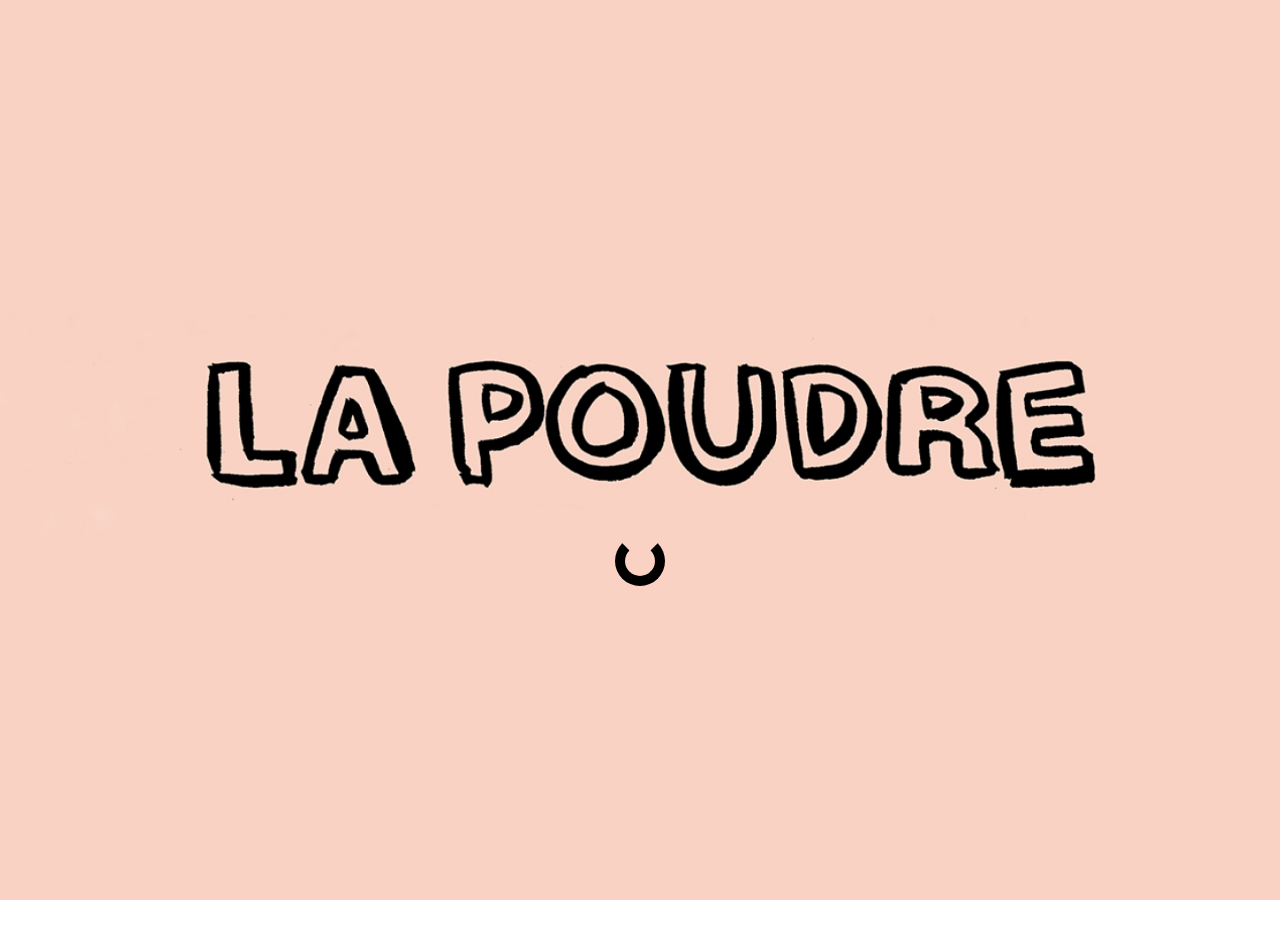
<file: index.html>
<!DOCTYPE html>
<html lang="fr">
<head>
    <meta charset="UTF-8">
    <meta name="viewport" content="width=device-width, initial-scale=1.0">
    <meta http-equiv="X-UA-Compatible" content="ie=edge">
    <title>La Poudre</title>
    <link rel="stylesheet" href="style.css">
    <link href="https://fonts.googleapis.com/css?family=Raleway:400,500,600,700,800&display=swap" rel="stylesheet">
</head>
<body onload="loader()">
    <div id="loader">
        <section class="loadingContainer">
        <img src="images/welcome.png">
        <div class="loader"></div>
    </div>
    <div id="fullContent">
    <!-- Menu Sidebar  -->
    <header id="headerContainer">
        <div class="headerMenu">
            <nav class="headerNav">
                <a href="index.html">Le Podcast</a>
                <a href="ecouter.html">Écouter</a>
                <a href="approfondir.html">Approfondir</a>
                <a href="apropos.html">À propos</a>
                <a href="contact.html">Contact</a>
            </nav>
        </div>
        <div class="headerFilter"></div>
    </header>

    <!-- Menu visible -->

    <section id="visibleHeader">
        <div class="visibleIcon">
        <a href="index.html" title="homeButton">
            <img src="images/logo.png" alt="logo La Poudre"></a>
        <div class="menuButton">
            <img src="images/menugris.png" alt="logo menu gris">
        </div>
        </div>
        <div class="socialNetwork">
                <a href="https://www.facebook.com/LaPoudrePodcast/">
                <img src="images/facebook.png" alt="logo Facebook"></a>
                <a href="https://www.instagram.com/lapoudretv/?hl=fr">
                <img src="images/instagram.png" alt="logo Instagram"></a>
                <a href="https://twitter.com/lapoudrene">
                <img src="images/twitter.png" alt="logo Twitter"></a>
            </div>
    </section>

    <!-- Le Podcast -->
    <section id="lepodcastContainer">
        <h1>Le Podcast</h1>
        <h2>Le dernier épisode</h2>
        <div class="lastEpisode">
            <iframe src="https://w.soundcloud.com/player/?url=https%3A//api.soundcloud.com/tracks/628455936&color=%23846a5d&auto_play=false&hide_related=false&show_comments=true&show_user=true&show_reposts=false&show_teaser=true&visual=true">
            </iframe>
            <div class="listenButton">
            <a href="ecouter.html">Écouter les<br>épisodes<br> précédents</a>
            </div>
        </div>
    </section>

    <!-- À la Une -->
    <section class="uneContainer">
        <h2>À la Une</h2>
        <article class="uneArticle">
            <div class="uneTexte">
                <p><strong>L’intersectionnalité</strong> permet d’intégrer les différences entre les femmes,
                permettant d’aller au delà de la notion même de féminisme. Ce prisme offre aussi
                un nouvel espace de visibilité aux femmes qui subissent à la fois le sexisme et
                le racisme, le classisme, l’homophobie,  la transphobie, mais aussi transphobie,
                homophobie, classisme et racisme au sein du féminisme.
                </p>
                <div class="uneCaption">
                <p>Le féminisme sera intersectionnel ou ne sera pas</p>
                </div>
            </div>
            <img src="images/manywomen.png" alt="multitude de femmes dessinées">
        </article>
    </section>

    <script src="app.js"></script>
</div>
</body>
</html>
</file>
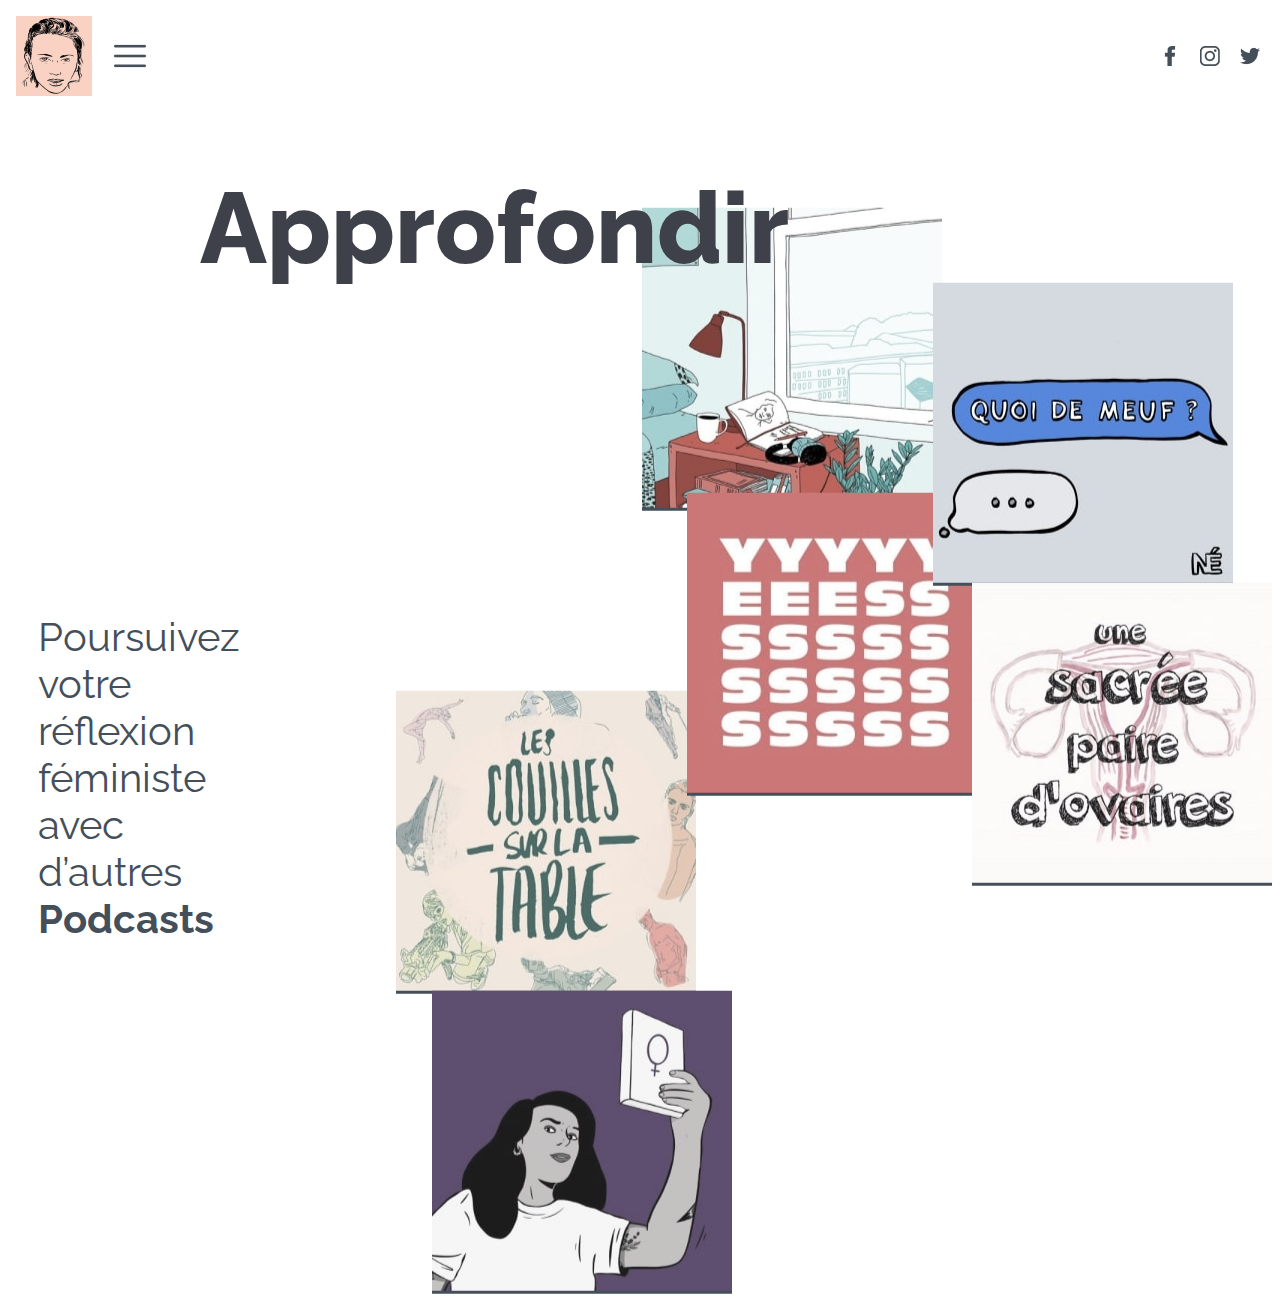
<file: approfondir.html>
<!DOCTYPE html>
<html lang="fr">
<head>
    <meta charset="UTF-8">
    <meta name="viewport" content="width=device-width, initial-scale=1.0">
    <meta http-equiv="X-UA-Compatible" content="ie=edge">
    <title>La Poudre</title>
    <link rel="stylesheet" href="style.css">
    <link href="https://fonts.googleapis.com/css?family=Raleway:400,500,600,700,800&display=swap" rel="stylesheet">
</head>
<body>

    <!-- Menu Sidebar  -->
    <header id="headerContainer">
            <div class="headerMenu">
                <nav class="headerNav">
                    <a href="index.html">Le Podcast</a>
                    <a href="ecouter.html">Écouter</a>
                    <a href="approfondir.html">Approfondir</a>
                    <a href="apropos.html">À propos</a>
                    <a href="contact.html">Contact</a>
                </nav>
            </div>
            <div class="headerFilter"></div>
        </header>

<!-- Menu visible -->

<section id="visibleHeader">
    <div class="visibleIcon">
    <a href="index.html" title="homeButton">
        <img src="images/logo.png" alt="logo La Poudre"></a>
    <div class="menuButton">
        <img src="images/menugris.png" alt="logo menu gris">
    </div>
    </div>
    <div class="socialNetwork">
            <a href="https://www.facebook.com/LaPoudrePodcast/">
            <img src="images/facebook.png" alt="logo Facebook"></a>
            <a href="https://www.instagram.com/lapoudretv/?hl=fr">
            <img src="images/instagram.png" alt="logo Instagram"></a>
            <a href="https://twitter.com/lapoudrene">
            <img src="images/twitter.png" alt="logo Twitter"></a>
        </div>
</section>

    <!-- Approfondir -->
    <section id="approfondirContainer">
        <h1>Approfondir</h1>
        <article class="approfondirArticle">
            <div class="approfondirTexte">
            <p>Poursuivez votre réflexion féministe avec d’autres <strong>Podcasts</strong></p>
            </div>
            <div class="otherPodcasts">
                <div class="other1">
                    <div class="lcslt podBox">
                        <a href="https://www.binge.audio/category/les-couilles-sur-la-table/" target="_blank"><img src="images/lcslt.jpg" alt="avatar Podcast les couilles sur la table"></a>
                        <p class="podtext">Discussion sur les masculinités contemporaines avec un·e invité·e</p>
                    </div>
                    <div class="ldt podBox">
                        <a href="https://soundcloud.com/slate-fr/sets/le-deuxieme-texte" target="_blank">   
                            <img src="images/ldt.jpg" alt="avatar Podcast Le deuxième texte"></a>
                        <p class="podtext">Un Podcast qui décortique l’actualité littéraire féministe</p>
                        </div>
                </div>
                <div class="other2">
                    <div class="upas podBox">
                            <a href="https://www.arteradio.com/emission/un_podcast_soi" target="_blank"><img src="images/upas.jpg" alt="avatar Podcast Un podcast à soi"></a>
                            <p class="podtext">Récits intimes, paroles d'expertes, textes inspirants sur l'égalité, le genre, les féminismes</p>
                            </div>
                    <div class="yes podBox">
                            <a href="http://yessspodcast.fr/" target="_blank"><img src="images/yes.jpg" alt="avatar Podcast YESSS"></a>
                            <p class="podtext">Retour sur les victoires de femmes ordinaires contre les injonctions et violences sexistes</p>
                            </div>
                </div>
                <div class="other3">
                    <div class="qdm podBox">
                            <a href="https://www.nouvellesecoutes.fr/quoi-de-meuf/" target="_blank"><img src="images/qdm.jpg" alt="avatar Podcast Quoi de meuf"></a>
                            <p class="podtext">Une conversation générationnelle et intersectionnelle sur la pop culture</p>
                            </div>
                    <div class="uspo podBox">
                            <a href="https://unesacreepairedovaires.fr/" target="_blank"><img src="images/uspo.jpg" alt="avatar Podcast Une sacrée paire d'ovaires"></a>
                            <p class=podtext>Le portrait de femmes qui en ont!</p>
                    </div>  
                </div>
            </div>
        </article>
    </section>
    
        <script src="app.js"></script>
</body>
</html>
</file>
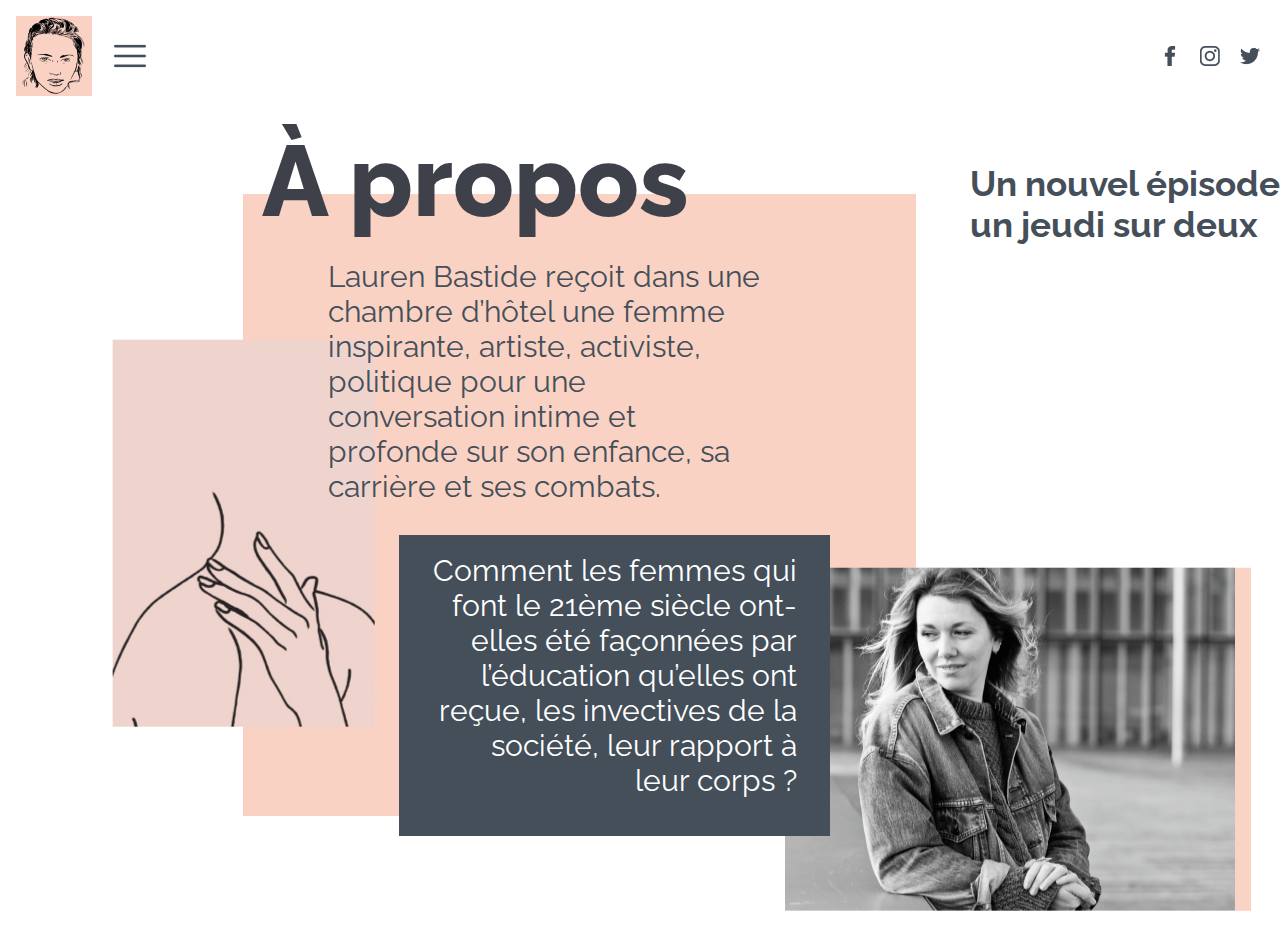
<file: apropos.html>
<!DOCTYPE html>
<html lang="fr">
<head>
    <meta charset="UTF-8">
    <meta name="viewport" content="width=device-width, initial-scale=1.0">
    <meta http-equiv="X-UA-Compatible" content="ie=edge">
    <title>La Poudre</title>
    <link rel="stylesheet" href="style.css">
    <link href="https://fonts.googleapis.com/css?family=Raleway:400,500,600,700,800&display=swap" rel="stylesheet">
</head>
<body>
    <!-- Menu Sidebar  -->
    <header id="headerContainer">
            <div class="headerMenu">
                <nav class="headerNav">
                    <a href="index.html">Le Podcast</a>
                    <a href="ecouter.html">Écouter</a>
                    <a href="approfondir.html">Approfondir</a>
                    <a href="apropos.html">À propos</a>
                    <a href="contact.html">Contact</a>
                </nav>
            </div>
            <div class="headerFilter"></div>
        </header>
    
    <!-- Menu visible -->
    
    <section id="visibleHeader">
        <div class="visibleIcon">
        <a href="index.html" title="homeButton">
            <img src="images/logo.png" alt="logo La Poudre"></a>
        <div class="menuButton">
            <img src="images/menugris.png" alt="logo menu gris">
        </div>
        </div>
        <div class="socialNetwork">
                <a href="https://www.facebook.com/LaPoudrePodcast/">
                <img src="images/facebook.png" alt="logo Facebook"></a>
                <a href="https://www.instagram.com/lapoudretv/?hl=fr">
                <img src="images/instagram.png" alt="logo Instagram"></a>
                <a href="https://twitter.com/lapoudrene">
                <img src="images/twitter.png" alt="logo Twitter"></a>
            </div>
    </section>

    <!-- À propos -->
    <section id="aproposContainer">
        <!-- <div class="aproposDeco"> -->
            <img src="images/woman.png" alt="dessin de corps de femme">
        <!-- </div> -->
        <article class="aproposArticle">
        <div class="apropos1">
            <h1>À propos</h1>
            <p>Lauren Bastide reçoit dans une chambre d’hôtel une femme inspirante, artiste, activiste,
            politique pour une conversation intime et profonde sur son enfance, sa carrière et ses combats.</p>
        </div>
        <div class="apropos2">
            <p>Comment les femmes qui font le 21ème siècle ont-elles été façonnées par l’éducation qu’elles
            ont reçue, les invectives de la société, leur rapport à leur corps ?</p>
        </div>
        </article>
        <div class="aproposLauren">
            <h2>Un nouvel épisode <br>
                un jeudi sur deux</h2>
            <img src="images/lauren.png" alt="photo Lauren Bastide">
        </div>
    </section>
    
    <script src="app.js"></script>
</body>
</html>
</file>
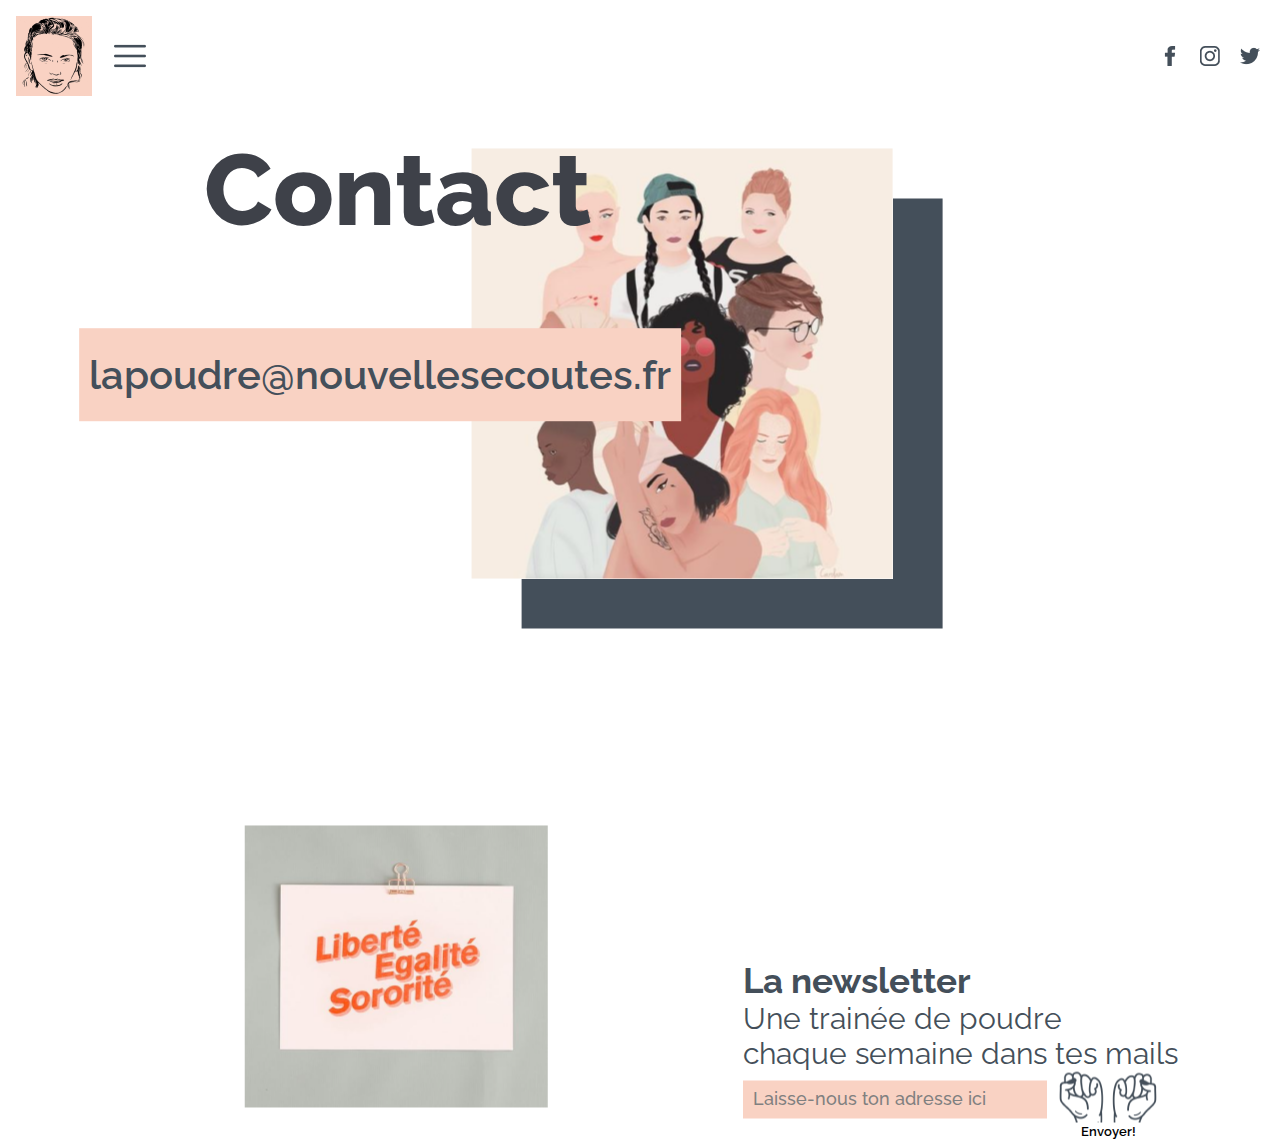
<file: contact.html>
<!DOCTYPE html>
<html lang="fr">
<head>
    <meta charset="UTF-8">
    <meta name="viewport" content="width=device-width, initial-scale=1.0">
    <meta http-equiv="X-UA-Compatible" content="ie=edge">
    <title>La Poudre</title>
    <link rel="stylesheet" href="style.css">
    <link href="https://fonts.googleapis.com/css?family=Raleway:400,500,600,700,800&display=swap" rel="stylesheet">
</head>
<body>
<!-- Menu Sidebar  -->
    <header id="headerContainer">
        <div class="headerMenu">
            <nav class="headerNav">
                <a href="index.html">Le Podcast</a>
                    <a href="ecouter.html">Écouter</a>
                    <a href="approfondir.html">Approfondir</a>
                    <a href="apropos.html">À propos</a>
                    <a href="contact.html">Contact</a>
                </nav>
            </div>
            <div class="headerFilter"></div>
        </header>
    
    <!-- Menu visible -->
    
    <section id="visibleHeader">
        <div class="visibleIcon">
        <a href="index.html" title="homeButton">
            <img src="images/logo.png" alt="logo La Poudre"></a>
        <div class="menuButton">
            <img src="images/menugris.png" alt="logo menu gris">
        </div>
        </div>
        <div class="socialNetwork">
            <a href="https://www.facebook.com/LaPoudrePodcast/">
            <img src="images/facebook.png" alt="logo Facebook"></a>
            <a href="https://www.instagram.com/lapoudretv/?hl=fr">
            <img src="images/instagram.png" alt="logo Instagram"></a>
            <a href="https://twitter.com/lapoudrene">
            <img src="images/twitter.png" alt="logo Twitter"></a>
        </div>
    </section>

    <!-- Contact -->
    <section id="contactContainer">
        <div class="contactDetails">
            <h1>Contact</h1>
            <p class="address">lapoudre@nouvellesecoutes.fr</p>
            <img src="images/devise.png" alt="Affiche Liberté Égalité Sororité">
        </div>
        <div class="newsletter">
            <img class="girlsgang" src="images/girlsgang.png" alt="dessin gang de filles">
            <div class="newstext">
                <h2>La newsletter</h2>
                <p>Une trainée de poudre <br>
                chaque semaine dans tes mails</p>
                <!-- Nexsletter -->
                <form id="form1" action="" method="get" class="form-example">
                    <div class="form-example inputWrapper">
                    <input class="newsbox" type="email" name="email" placeholder="Laisse-nous ton adresse ici"  required>
                    </div>
                    <div class="form-example">
                    
                    <button type="submit" form="form1" value="Submit"><img src="images/logoGris.png" alt="icône main féministe"><span>Envoyer!</span></button>
                    
                    </div>
                </form>
            </div>
        </div>
    </section>
    <script src="app.js"></script>
</body>
</html>
</file>
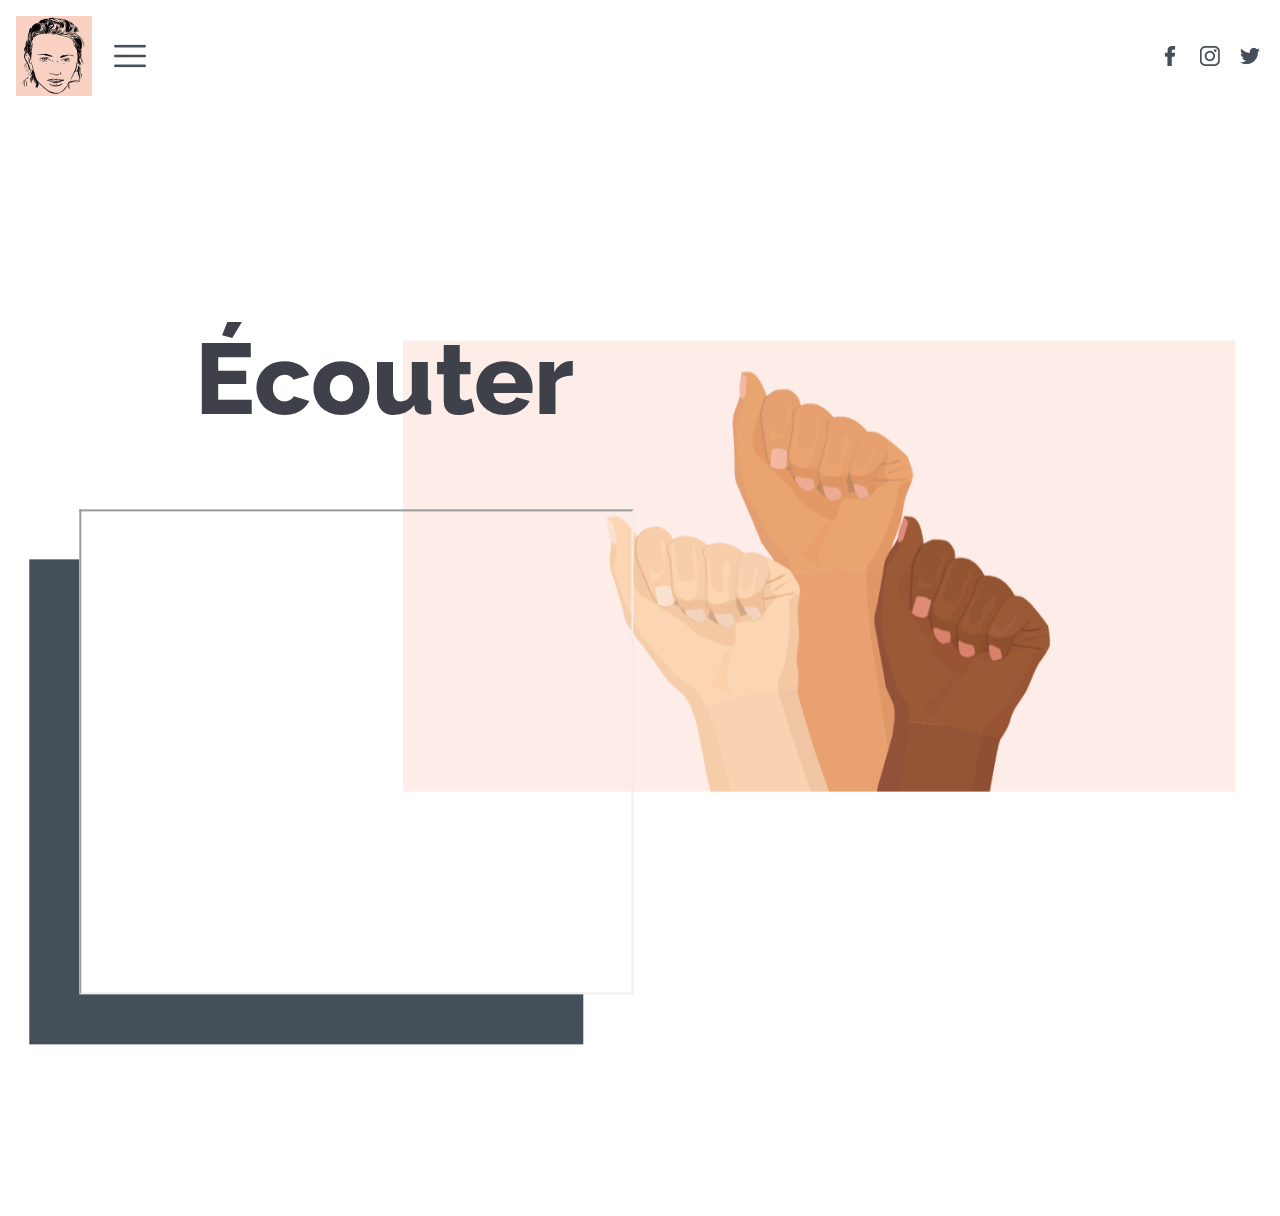
<file: ecouter.html>
<!DOCTYPE html>
<html lang="fr">
<head>
    <meta charset="UTF-8">
    <meta name="viewport" content="width=device-width, initial-scale=1.0">
    <meta http-equiv="X-UA-Compatible" content="ie=edge">
    <title>La Poudre</title>
    <link rel="stylesheet" href="style.css">
    <link href="https://fonts.googleapis.com/css?family=Raleway:400,500,600,700,800&display=swap" rel="stylesheet">
</head>
<body>
    <!-- Menu Sidebar  -->
    <header id="headerContainer">
            <div class="headerMenu">
                <nav class="headerNav">
                    <a href="index.html">Le Podcast</a>
                    <a href="ecouter.html">Écouter</a>
                    <a href="approfondir.html">Approfondir</a>
                    <a href="apropos.html">À propos</a>
                    <a href="contact.html">Contact</a>
                </nav>
            </div>
            <div class="headerFilter"></div>
        </header>

    <!-- Menu visible -->

    <section id="visibleHeader">
        <div class="visibleIcon">
        <a href="index.html" title="homeButton">
            <img src="images/logo.png" alt="logo La Poudre"></a>
        <div class="menuButton">
            <img src="images/menugris.png" alt="logo menu gris">
        </div>
        </div>
        <div class="socialNetwork">
                <a href="https://www.facebook.com/LaPoudrePodcast/">
                <img src="images/facebook.png" alt="logo Facebook"></a>
                <a href="https://www.instagram.com/lapoudretv/?hl=fr">
                <img src="images/instagram.png" alt="logo Instagram"></a>
                <a href="https://twitter.com/lapoudrene">
                <img src="images/twitter.png" alt="logo Twitter"></a>
            </div>
    </section>

    <!-- Écouter -->
    <section id="ecouterContainer">
        <div class="ecouterObjects">
            <div class="titre"><h1>Écouter</h1></div>
            <iframe  src="https://w.soundcloud.com/player/?url=https%3A//api.soundcloud.com/playlists/273955523&color=%23846a5d&auto_play=false&hide_related=false&show_comments=true&show_user=true&show_reposts=false&show_teaser=true">
            </iframe>
        </div>
        <!-- <div class="ecouterImage">
        <img src="images/punch.png" alt="poings levés">
        </div> -->
    </section>
    <script src="app.js"></script>
</body>
</html>
</file>
<file: style.css>
*{
  margin:0;
  padding:0;
  box-sizing: border-box;
}

body{
    font-family: 'Raleway', sans-serif;
    padding-bottom: 30px;
}

h1{
  font-size:6.25rem;
  color: #3E4149;
  font-weight: 800;
  margin: 0;
}

h2{
  font-size: 2.1875rem;
  color:#444F5A;
}

h3{
  font-size: 2.1875rem;
  color: #F9D2C3;
  font-weight: 300;
}

/* Loading Page */

.loadingContainer{
  border: black solid 4 px;
  background-color: #F9D2C3;
  min-height: 100vh;
  display: flex;
  flex-direction: column;
  justify-content: center;
  align-items: center;
}

.loadingContainer img{
  width: 100%;
  height: auto;
}

.loadingContainer .loader{
  border: 10px solid black;
  border-top: 10px solid #F9D2C3;
  border-radius: 50%;
  width: 50px;
  height: 50px;
  animation: spin 2s linear infinite;
}

@keyframes spin {
  0% { transform: rotate(0deg); }
  100% { transform: rotate(360deg); }
}


/* MENU */

#headerContainer{
  display:flex;
  height:780px;
  transform: translateX(-100%);
  transition:0.5s;
  position:fixed;
  z-index: 60;
  width:100%;
}

.headerMenu{
  padding-top: 102px;
  width:55%;
  display: flex;
  flex-direction: column;
  justify-content: flex-start;
  background-color: #444F5A;

}

#headerContainer .headerMenu .headerIcon{
  display: flex;
  justify-content: flex-start;
  margin: 1rem;
}

#headerContainer .headerMenu .headerNav{
  display: flex;
  flex-direction: column;
}

#headerContainer .headerMenu .headerNav a{
  padding: 8px 8px 8px 32px;
  text-decoration: none;
  font-size: 80px;
  color: #F9D2C3;
  opacity: 0.6;
  display: block;
  transition: 0.3s;
  font-weight:400;
}

#headerContainer .headerMenu .headerNav a:hover{
  color: #F9D2C3;
  opacity:1;
  font-weight: 700;
}

#headerContainer .headerFilter{
  width:45%;
  background-color: #F9D2C3;
  opacity: 0.3;
}

.open{
  transform: translateX(0%)!important;
}

/* HEADER VISIBLE */

#visibleHeader{
  display:flex;
  justify-content: space-between;
  align-items: center;
  position:fixed;
  z-index: 100;
  width:100%;
}

#visibleHeader .visibleIcon{
  display: flex;
  justify-content: center;
  align-items: flex-start;
  margin:1rem;
}

#visibleHeader .visibleIcon .menuButton{
  height: 5rem;
  width: 4.75rem;
  display: flex;
  justify-content: center;
  align-items: center;
  background: #FFFFFF;
}

#visibleHeader .visibleIcon .menuButton:hover{
  background:#F9D2C3;
}

.bgPink {
  background-color: #F9D2C3!important;
}

#visibleHeader .socialNetwork{
  margin:10px;
  display:flex;
  justify-content: space-between;
  align-items: center;
}

#visibleHeader .socialNetwork a{
  margin:10px;
}

/* LE PODCAST */

/* Le Podcast- Dernier épisode */

#lepodcastContainer{
  display: flex;
  flex-direction: column;
  justify-content: flex-start;
  align-items: flex-start;
  transform: translateY(20%);
}

#lepodcastContainer h1{
  margin-left:200px;
}

#lepodcastContainer h2{
  margin-left:200px;
}

#lepodcastContainer .lastEpisode{
  height:500px;
  width:100%;
  display: flex;
  justify-content: center;
  align-items: center; 
  padding-bottom: 100px;
}

#lepodcastContainer .lastEpisode iframe{
  width:40%;
  height:45.7vh;
  z-index:2;
  border:0;
}

#lepodcastContainer .listenButton{
  background: #444F5A;
  height: 257px;
  width:546px;
  display: flex;
  justify-content: center;
  align-items: center;
  transform: translate(-5%, 30%);
}

#lepodcastContainer .listenButton a{
  text-decoration: none;
  color: #F9D2C3;
  font-size:2.8125rem;
  text-align: right;
}

#fullContent {
  display:none;
}

.fadeOut {
  animation: fadeout 1s;
}

@keyframes fadeout {
  from { opacity: 1; }
  to   { opacity: 0; }
}



/* Le Podcast- À la Une  */
.uneContainer{
  display: flex;
  flex-direction: column;
  justify-content: flex-start;
  align-items: center;
  height: 120vh;
  transform: translateY(20%);
}

.uneContainer h2{
  transform: translateX(60%);
}

.uneContainer .uneArticle{
  display: flex;
  flex-direction: row;
  justify-content: center;
  align-items: center;
  height: 110vh;
}

.uneContainer .uneArticle .uneTexte{
  width: 40%;
  color: #444F5A;
  font-size: 1.875rem;
}

.uneContainer .uneArticle .uneTexte .uneCaption{
  background: #444F5A;
  color: #F9D2C3;
  font-size:2.8125rem;
  padding: 53px 51px;
  text-align: right;
  transform: translate(40%, 3%);
}

/* ÉCOUTER */

#ecouterContainer{
  display: flex;
  justify-content: flex-start;
  align-items: center;
  height: 117.5vh;
  background: url("images/punch.png") no-repeat 90% 30% ;
  transform: translateY(15%);
}

#ecouterContainer .ecouterObjects{
  width:60%;
  display: flex;
  flex-direction: column;
  justify-content: flex-start;
  align-items: center;
  height:46rem;
}

#ecouterContainer .ecouterObjects iframe{
  width: 554px;
  height: 485px;
  box-shadow: -50px 50px 0px 0px rgba(68,79,90,1);
  z-index: 3;
  transform: translate(-5%, 15%);
}

/* APPROFONDIR */

#approfondirContainer{
  display: flex;
  flex-direction: column;
  justify-content: flex-start;
  align-items: flex-start;
  height: 125vh;
  transform: translateY(15%);
  margin-bottom: 30px;
}

#approfondirContainer h1{
  margin-left: 200px;
  z-index:6;
}

#approfondirContainer .approfondirArticle{
  width:100%;
  height:100%;
  display: flex;
  justify-content: space-around;
  align-items: center;
}

#approfondirContainer .approfondirArticle .approfondirTexte{
  height: 354px;
  width: 228px;
  font-size: 40px;
  color:#444F5A;
}

#approfondirContainer .approfondirArticle .otherPodcasts{
  display: flex;
  height:100%;
  justify-content: space-around;
  align-items: center;
}

#approfondirContainer .approfondirArticle .otherPodcasts .other1{
  align-self: flex-end;
}

#approfondirContainer .approfondirArticle .otherPodcasts .other2{
  align-self:flex-start;
}

#approfondirContainer .approfondirArticle .otherPodcasts .other3{
  align-self:flex-start;
}

.lcslt img:hover{
  opacity:0;
}

.ldt img:hover{
  opacity:0;
}

.upas img:hover{
  opacity:0;
}

.yes img:hover{
  opacity:0;
}

.qdm img:hover{
  opacity:0;
}

.uspo img:hover{
  opacity:0;
}

.podtext {
 position: absolute;
 z-index: -9999;
 width: 70%;
}

.podBox {
  display: flex;
  justify-content: center;
  align-items:center;
  background: #FFFFFF;
  height:300px;
  width:300px;
  color: #F9D2C3;
  font-weight: bold;
  text-align: center;
  font-size: 25px;
  height:300px;
  width: 300px;
  background: #444F5A;
  padding: 20px 40px;
}

#approfondirContainer .approfondirArticle .otherPodcasts .other1 .lcslt{
  transform: translateX(18%);
}


#approfondirContainer .approfondirArticle .otherPodcasts .other1 .ldt{
  transform: translateX(30%);
}

#approfondirContainer .approfondirArticle .otherPodcasts .other2 .upas{
  transform: translateY(-25%);
}

#approfondirContainer .approfondirArticle .otherPodcasts .other2 .yes{
  transform: translate(15%,-30%);
}

#approfondirContainer .approfondirArticle .otherPodcasts .other3 .qdm{
  transform: translateX(-3%);
}

#approfondirContainer .approfondirArticle .otherPodcasts .other3 .uspo{
  transform: translateX(10%);
}


/* À PROPOS */

#aproposContainer{
  display: flex;
  height: 760px;
  justify-content: center;
  align-items: center;
  background: url("images/AproposDeco.png") no-repeat 40% 58% ;
  transform: translateY(15%);
}

#aproposContainer img{
  transform: translate(43%,10%);
}

#aproposContainer .aproposArticle{
  display: flex;
  flex-direction:column;
  justify-content: space-between;
  align-items: center;
  width: 673px;
}

#aproposContainer .aproposArticle .apropos1{
  display: flex;
  flex-direction: column;
  color:#444F5A;
  width: 440px;
  font-size: 30px;
  align-self: flex-start;
  transform: translateY(-8%)
}

#aproposContainer .aproposArticle .apropos1 h1{
  margin-bottom: 20px;
} 

#aproposContainer .aproposArticle .apropos1 p{
  transform: translateX(15%);
}

#aproposContainer .aproposArticle .apropos2{
  display: flex;
  color: #FFFFFF;
  background: #444F5A;
  align-self: flex-end;
  width: 431px;
  height: 301px;
  font-size: 30px;
  font-weight: 400;
  text-align: right;
  padding: 18px 33px 14px 34px;
  z-index: 4;
}

#aproposContainer .aproposLauren{
  height:100vh;
  display: flex;
  flex-direction: column;
  justify-content: space-around;
  align-items: center;
}

#aproposContainer .aproposLauren h2{
 display: flex;
 align-self: flex-end;
}

#aproposContainer .aproposLauren img{
  display:flex;
  align-self: flex-start;
  width: auto;
  height: auto;
  box-shadow: 16px 0px 0px 0px rgba(249,211,195,1);
  transform: translate(-10%, 25%);
}

/* CONTACT */

#contactContainer{
  display: flex;
  justify-content: center;
  align-items: center;
  height:110vh;
  transform: translateY(15%);
  margin-bottom: 30px;
}

#contactContainer .contactDetails{
  width: 50%;
  height: 110vh;
  display: flex;
  flex-direction: column;
  justify-content: space-between;
  align-items: center;
}

#contactContainer .contactDetails h1{
  transform: translate(20%,-15%);
  z-index: 4;
} 

#contactContainer .contactDetails .address{
  background:#F9D2C3;
  height: 10.35vh;
  width:47vw;
  font-size:2.5rem;
  font-weight: 600;
  color: #444F5A;
  display: flex;
  justify-content: center;
  align-items: center;
  transform: translate(10%, -200%);
  z-index: 3;
}

#contactContainer .contactDetails img{
  align-self: center;
  transform: translate(25%, -11%);
  z-index: 2;
}

#contactContainer .newsletter{
  width: 50%;
  height: 110vh;
  display: flex;
  flex-direction: column;
  justify-content: space-between;
  align-items: center;
}

#contactContainer .newsletter .girlsgang{
  box-shadow: 3.125rem 3.125rem 0px 0px rgba(68,79,90,1);
  transform: translateX(-40%);
  align-self: flex-start;
}

#contactContainer .newsletter .newstext{
  font-size: 1.875rem;
  color:#444F5A;
}

.newsbox {
  background-color: #F9D2C3;
  width: 100%;
  border: none;
  padding: 10px;
  font-family: 'Raleway', sans-serif;
  font-size: 0.5em;
  font-weight: 500;
}

.newsbox::placeholder {
  color:grey;
  font-family: 'Raleway', sans-serif;
  font-weight: 500;
  font-size: 1.2em;
}

.newsbox:focus {
  outline:none;
}


.newstext form {
  width:100%;
}
/* Formulaire pour Newsletter */

.inputWrapper {
  width:70%;
}

form.form-example {
  display: table;
}

div.form-example {
  display: inline-block;
}

.form-example input {
  vertical-align: middle;
}

.form-example button{
  border:none;
  text-align: center;
  text-decoration: none;
  background-color: white;
  display: inline-block;
  font-family: 'Raleway', sans-serif;
  vertical-align: middle;
}

.form-example button:focus {
  outline: none;
}

.form-example button img {
  display: block;
}

.form-example button span {
  font-weight:600;
}

label, input {
  display: table-cell;
  margin-bottom: 10px; 
}

label {
  padding-right: 10px;
}


/* MOBILE */

@media only screen and (min-device-width : 320px) and (max-device-width : 480px){
  h1{
    font-size:3rem;
  }
  
  h2{
    font-size: 1.5rem;
  }
  
  h3{
    font-size: 1.5rem;
  }



 /* MENU */
 #headerContainer{
  display:flex;
  height:568px;
transition:0.5s;
position:fixed;
z-index: 60;
width:100%;
}

.headerMenu{
padding-top: 102px;
width: 100%;
display: flex;
flex-direction: column;
justify-content: flex-start;
background-color: #444F5A;

}

#headerContainer .headerMenu .headerIcon{
display: flex;
justify-content: flex-start;
margin: 1rem;
}

#headerContainer .headerMenu .headerNav{
display: flex;
flex-direction: column;
}

#headerContainer .headerMenu .headerNav a{
padding: 8px 8px 8px 32px;
text-decoration: none;
font-size: 35px;
color: #F9D2C3;
opacity: 0.6;
display: block;
transition: 0.3s;
font-weight:400;
}

#headerContainer .headerMenu .headerNav a:hover{
color: #F9D2C3;
opacity:1;
font-weight: 700;
}

#headerContainer .headerFilter{
  display:none;
}

.open{
transform: translateX(0%)!important;
}

/* HEADER VISIBLE */

#visibleHeader{
  display:flex;
  justify-content: space-between;
  align-items: center;
  position: relative;
  z-index: 100;
  width:100%;
}

#visibleHeader .visibleIcon{
  display: flex;
  justify-content: center;
  align-items: flex-start;
  margin:0;
  width:auto;
}

#visibleHeader .visibleIcon .menuButton{
height: 5rem;
width: 4.75rem;
display: flex;
justify-content: center;
align-items: center;
background: #FFFFFF;
padding: 0 10px;
}

#visibleHeader .visibleIcon .menuButton:hover{
background:#F9D2C3;
}

.bgPink {
background-color: #F9D2C3!important;
}

#visibleHeader .socialNetwork{
/* border: 4px solid red; */
margin:10px;
display:flex;
justify-content: space-between;
align-items: center;
}

#visibleHeader .socialNetwork a{
margin:10px;
}

  /* LE PODCAST */

  /* Le Podcast- Dernier épisode */

  #lepodcastContainer{
    display: flex;
    flex-direction: column;
    justify-content: center;
    align-items: center;
    flex-wrap:wrap;
    transform: translateY(0%);
  }

  #lepodcastContainer h1{
    margin:10px auto ;
  }

  #lepodcastContainer h2{
    margin-left:0px;
  }

  #lepodcastContainer .lastEpisode{
    height:auto;
    width:100%;
    display: flex;
    flex-direction: column;
    justify-content: center;
    align-items: center; 
    padding-bottom:0px;
  }

  #lepodcastContainer .lastEpisode iframe{
    width:80%;
    height:45.7vh;
    z-index:2;
    border:0;
    margin:5px;
  }

  #lepodcastContainer .listenButton{
    height:auto;
    width:70%;
    display: flex;
    justify-content: center;
    align-items: center;
    transform: translate(0%);
    padding:10px;
    margin:3px;
  }

  #lepodcastContainer .listenButton a{
    font-size:1.3rem;
    text-align: center;
  }

    /* Le Podcast- À la Une  */

  .uneContainer{
    display: flex;
    flex-direction: column;
    justify-content: center;
    align-items: center;
    height: auto;
    transform: translateY(5%);
  }

  .uneContainer h2{
    transform: translateX(0%);
    margin:10px;
  }

  .uneContainer .uneArticle{
    display: flex;
    flex-direction: column;
    justify-content: center;
    align-items: center;
    height: auto;
  }

  .uneContainer .uneArticle .uneTexte{
    display:flex;
    flex-direction:column;
    justify-content: center;
    align-items: center;
    text-align: justify;
    width: 85%;
    font-size: 1.3rem;
  }

  .uneContainer .uneArticle .uneTexte .uneCaption{
    width:80%;
    font-size:1.3rem;
    padding: 10px;
    text-align: center;
    transform: translate(0%);
    margin:10px;
  }
    
  .uneContainer .uneArticle img{
    width: 90%;
    height:auto;
    margin: 5px 5px 15px 5px; 
  }


  /* ÉCOUTER */

  #ecouterContainer{
    flex-direction:column;
    justify-content: space-around;
    align-items: center;
    height: 80vh;
    background: url("images/punch.png") no-repeat 50% 95% /70%;
    transform: translateY(0%);
  }

  #ecouterContainer .ecouterObjects{
    width:100%;
  }

  #ecouterContainer .ecouterObjects iframe{
    width: 80%;
    height: 55%;
    box-shadow: 10px 10px 0px 0px rgba(68,79,90,1);
    z-index: 3;
    transform: translate(0%);
  }

/* APPROFONDIR */

#approfondirContainer{
  display: flex;
  flex-direction: column;
  justify-content: center;
  align-items: center;
  height: auto;
  transform: translateY(0%);
  margin-bottom: 30px;
}

#approfondirContainer h1{
  margin: 10px 0;
  z-index:6;
}

#approfondirContainer .approfondirArticle{
  width:100%;
  height:100%;
  display: flex;
  flex-direction: column;
  justify-content: space-around;
  align-items: center;
}

#approfondirContainer .approfondirArticle .approfondirTexte{
  height: auto;
  width: auto;
  font-size: 40px;
  color:#444F5A;
  width: 80%;
  margin: 20px auto;
  text-align:center;
  
}

#approfondirContainer .approfondirArticle .otherPodcasts{
  display: flex;
  flex-wrap: wrap;
  height:100%;
  justify-content: space-around;
  align-items: center;
}

#approfondirContainer .approfondirArticle .otherPodcasts .other1{
  align-self: flex-start;
}

#approfondirContainer .approfondirArticle .otherPodcasts .other2{
  align-self:flex-start;
}

#approfondirContainer .approfondirArticle .otherPodcasts .other3{
  align-self:flex-start;
}

.lcslt img:hover{
  opacity:0;
}

.ldt img:hover{
  opacity:0;
}

.upas img:hover{
  opacity:0;
}

.yes img:hover{
  opacity:0;
}

.qdm img:hover{
  opacity:0;
}

.uspo img:hover{
  opacity:0;
}

.podtext {
 position: absolute;
 z-index: -9999;
 width: 70%;
}

.podBox {
  display: flex;
  justify-content: center;
  align-items:center;
  background: #FFFFFF;
  height:300px;
  width:300px;
  color: #F9D2C3;
  font-weight: bold;
  text-align: center;
  font-size: 25px;
  height:300px;
  width: 300px;
  background: #444F5A;
  padding: 20px 40px;
  margin-bottom:10px;
}

#approfondirContainer .approfondirArticle .otherPodcasts .other1 .lcslt{

  transform: translateX(0%);
}


#approfondirContainer .approfondirArticle .otherPodcasts .other1 .ldt{
  transform: translateX(0%);
}

#approfondirContainer .approfondirArticle .otherPodcasts .other2 .upas{
  transform: translateY(0%);
}

#approfondirContainer .approfondirArticle .otherPodcasts .other2 .yes{
  transform: translate(0%);
}

#approfondirContainer .approfondirArticle .otherPodcasts .other3 .qdm{
  transform: translateX(0%);
}

#approfondirContainer .approfondirArticle .otherPodcasts .other3 .uspo{
  transform: translateX(0%);
}


/* À PROPOS */

/* À PROPOS */
 
#aproposContainer{
  display: flex;
  flex-direction: column;
  flex-wrap: wrap;
  height: auto;
  justify-content: center;
  align-items: center;
  background: url("images/AproposDeco.png") no-repeat 40% 58% ;
  transform: translateY(0%);
}
 
#aproposContainer img{
  display:none;
  transform: translate(0%,0%);
}
 
#aproposContainer .aproposArticle{
  display: flex;
  flex-direction:column;
  justify-content: space-between;
  align-items: center;
  width: 100%;
}
 
#aproposContainer .aproposArticle .apropos1{
  display: flex;
  flex-direction: column;
  color:#444F5A;
  width: 100%;
  font-size: 30px;
  background:white;
  transform: translateY(0%);
}
 
#aproposContainer .aproposArticle .apropos1 h1{
  text-align:center;
  margin: 10px 0;
}
 
#aproposContainer .aproposArticle .apropos1 p{
  text-align:center;
  padding: 15px;
  transform: translateX(0%);
}
 
#aproposContainer .aproposArticle .apropos2{
  display: flex;
  align-self: center;
  flex-direction: column;
  color: #FFFFFF;
  background: #444F5A;
  width: auto;
  height: auto;
  font-size: 30px;
  font-weight: 400;
  text-align: center;
  padding: 15px;
  z-index: 4;
}
 
#aproposContainer .aproposLauren{
  height:auto;
  display: flex;
  flex-direction: column;
  justify-content: center;
  flex-wrap: wrap;
  align-items: center;
  align-self: center;
}
 
#aproposContainer .aproposLauren h2{
 display: flex;
 align-self: center;
 flex-direction: column;
text-align:center;
padding: 15px;
}
 
#aproposContainer .aproposLauren img{
  display:flex;
  flex-direction: column;
  width: 100%;
  height: auto;
  box-shadow: 16px 0px 0px 0px rgba(249,211,195,1);
  transform: translate(0%, 0%);
}

/* CONTACT */

#contactContainer{
  display: flex;
  flex-direction: column;
  justify-content: center;
  align-items: center;
  height:auto;
  transform: translateY(0%);
  margin-bottom: 0px;
}

#contactContainer .contactDetails{
  width: 100%;
  height: auto;
  display: flex;
  flex-direction: column;
  justify-content: center;
  align-items: center;
}

#contactContainer .contactDetails h1{
  transform: translate(0%);
  z-index: 4;
} 

#contactContainer .contactDetails .address{
  height: auto;
  width:auto;
  font-size:1.3rem;
  display: flex;
  justify-content: center;
  align-items: center;
  transform: translate(0%);
  z-index: 3;
}

#contactContainer .contactDetails img{
  align-self: center;
  transform: translate(0%);
  z-index: 2;
  display:none;
}

#contactContainer .newsletter{
  width: 100%;
  height: auto;
  display: flex;
  flex-direction: column;
  justify-content: center;
  align-items: center;
}

#contactContainer .newsletter .girlsgang{
  box-shadow: 10px 10px 0px 0px rgba(68,79,90,1);
  width:70%;
  transform: translateX(0%);
  align-self: center;
  margin:10px;
}

#contactContainer .newsletter .newstext{
  display:flex;
  flex-direction:column;
  justify-content: space-between;
  align-items:center;
  font-size: 1.3rem;
}

  #contactContainer .newsletter .newstext h2{
  margin:10px;
  }

.newsbox {
  display:flex;
  background-color: #F9D2C3;
  width: 100%;
  border: none;
  padding: 10px;
  font-family: 'Raleway', sans-serif;
  font-size: 0.5em;
  font-weight: 500;
  align-self: center;
}

.newsbox::placeholder {
  color:grey;
  font-family: 'Raleway', sans-serif;
  font-weight: 500;
  font-size: 1.2em;
  width:100%;
}

.newsbox:focus {
  outline:none;
}


.newstext form {
  width:100%;
}
/* Formulaire pour Newsletter */

.inputWrapper {
  width:100%;
}

form.form-example {
  display: table;
}

div.form-example {
  display: inline-block;
}

.form-example input {
  vertical-align: middle;
  width:80%;
  margin:auto;
}

.form-example button{
  border:none;
  text-align: center;
  text-decoration: none;
  background-color: white;
  display: inline-block;
  font-family: 'Raleway', sans-serif;
  width: auto;
  margin:auto;
  display:block;
  transform: translateX(70%);
}

.form-example button:focus {
  outline: none;
}

.form-example button img {
  display: block;
}

.form-example button span {
  font-weight:600;
}

label, input {
  display: table-cell;
  margin-bottom: 10px; 
}

label {
  padding-right: 10px;
}

}
</file>
